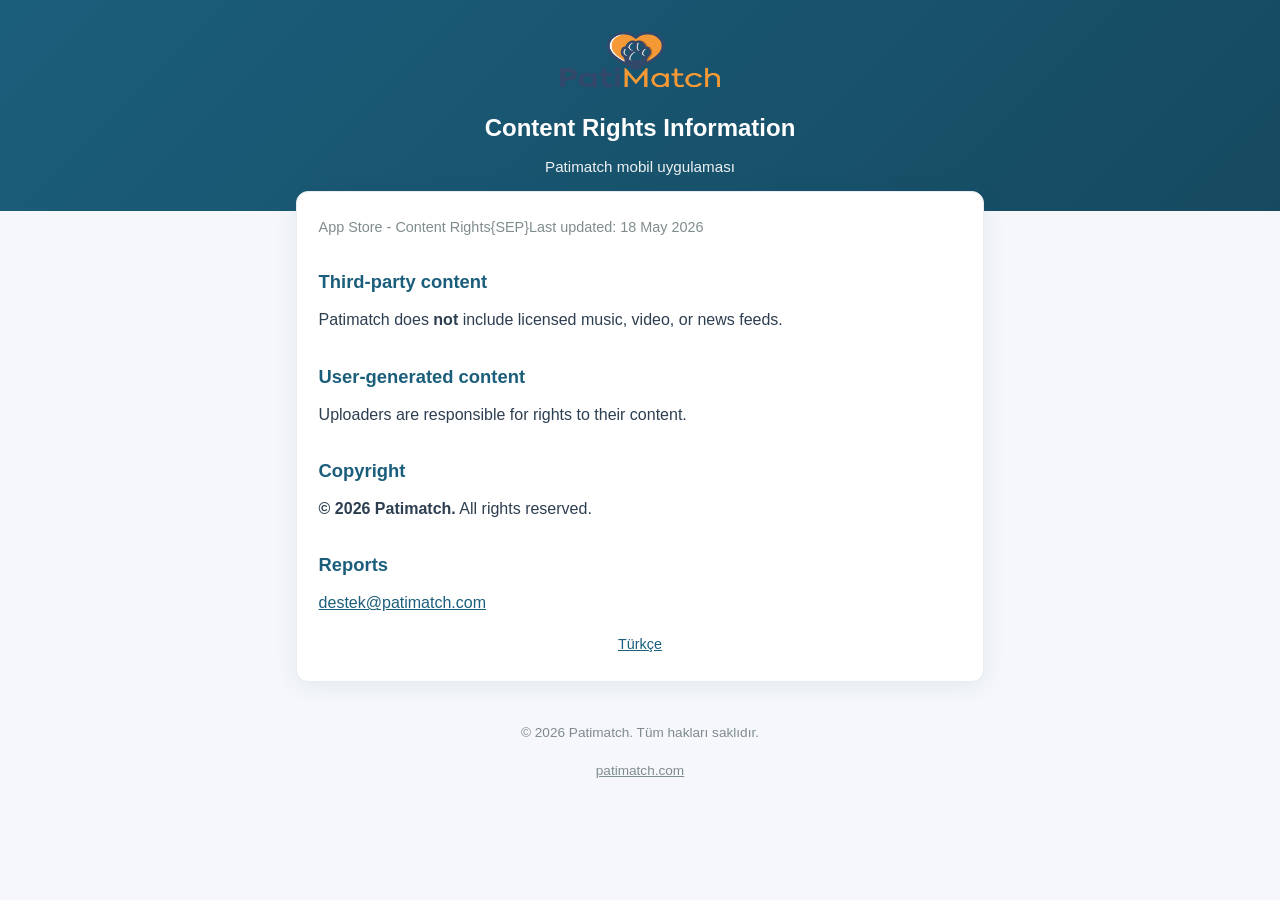
<file: content-rights.html>
﻿<!DOCTYPE html>
<html lang="en">
<head>
  <meta charset="UTF-8">
  <meta http-equiv="Content-Type" content="text/html; charset=UTF-8">
  <meta name="viewport" content="width=device-width, initial-scale=1">
  <title>Content Rights - Patimatch</title>
  <link rel="icon" type="image/png" href="favicon.png">
  <link rel="stylesheet" href="legal.css">
</head>
<body>
  <header>
    <img src="img/logo.png" alt="Patimatch" width="160" height="56">
    <h1>Content Rights Information</h1>
    <p>Patimatch mobil uygulaması</p>
  </header>
  <main>
    <article class="card">

      <p class="meta">App Store - Content Rights{SEP}Last updated: 18 May 2026</p>
      <h2>Third-party content</h2>
      <p>Patimatch does <strong>not</strong> include licensed music, video, or news feeds.</p>
      <h2>User-generated content</h2>
      <p>Uploaders are responsible for rights to their content.</p>
      <h2>Copyright</h2>
      <p><strong>&copy; 2026 Patimatch.</strong> All rights reserved.</p>
      <h2>Reports</h2>
      <p><a href="mailto:destek@patimatch.com">destek@patimatch.com</a></p>

      <nav class="lang"><a href="icerik-haklari.html">Türkçe</a></nav>
    </article>
  </main>
  <footer>
    <p>&copy; 2026 Patimatch. Tüm hakları saklıdır.</p>
    <p><a href="https://patimatch.com">patimatch.com</a></p>
  </footer>
</body>
</html>
</file>
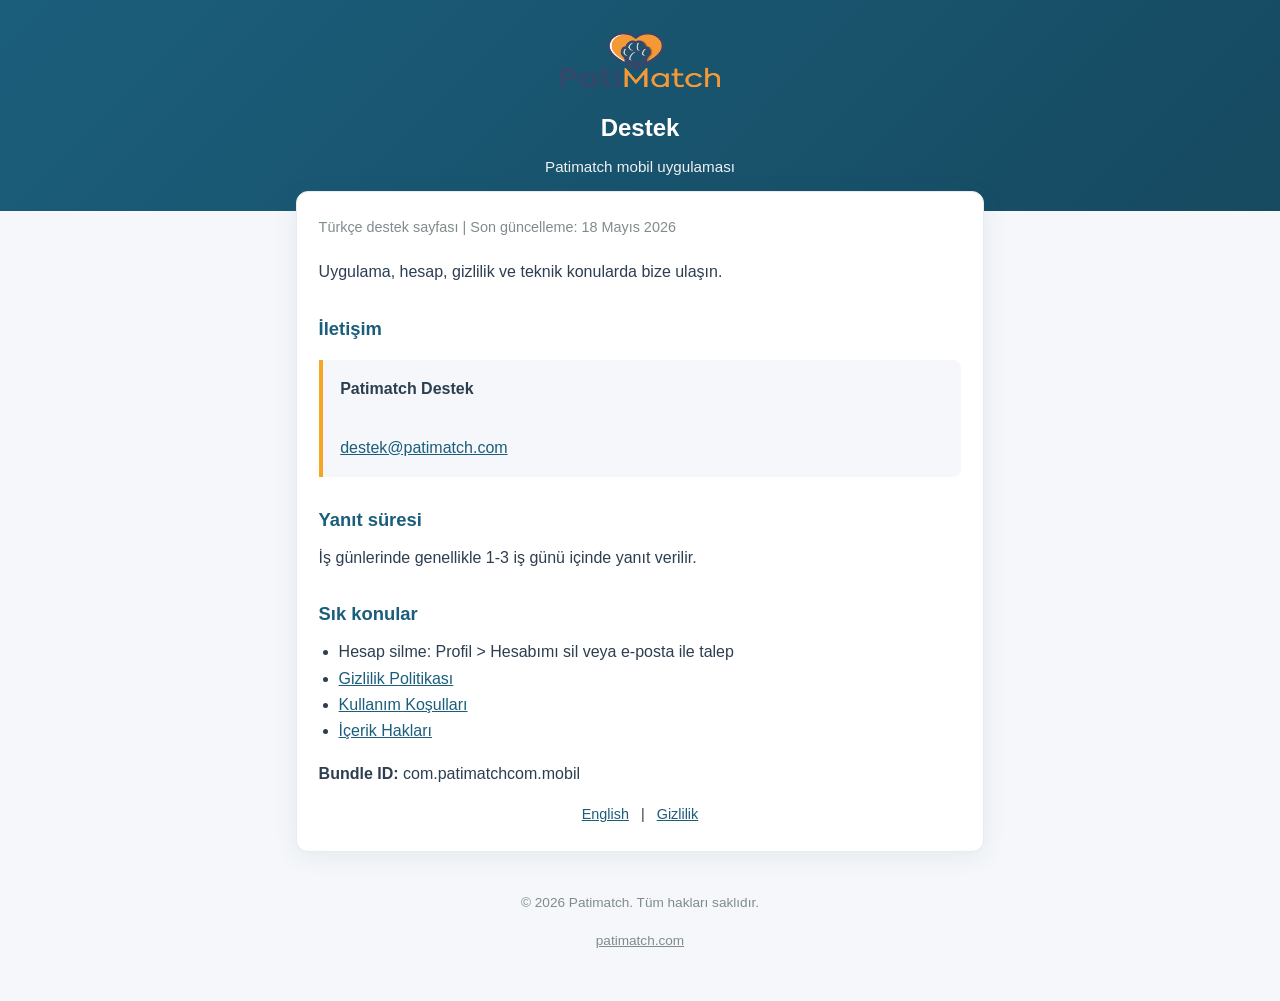
<file: destek.html>
﻿<!DOCTYPE html>
<html lang="tr">
<head>
  <meta charset="UTF-8">
  <meta http-equiv="Content-Type" content="text/html; charset=UTF-8">
  <meta name="viewport" content="width=device-width, initial-scale=1">
  <title>Destek - Patimatch</title>
  <link rel="icon" type="image/png" href="favicon.png">
  <link rel="stylesheet" href="legal.css">
</head>
<body>
  <header>
    <img src="img/logo.png" alt="Patimatch" width="160" height="56">
    <h1>Destek</h1>
    <p>Patimatch mobil uygulaması</p>
  </header>
  <main>
    <article class="card">

      <p class="meta">Türkçe destek sayfası | Son güncelleme: 18 Mayıs 2026</p>
      <p>Uygulama, hesap, gizlilik ve teknik konularda bize ulaşın.</p>
      <h2>İletişim</h2>
      <div class="contact-box"><strong>Patimatch Destek</strong><br><a href="mailto:destek@patimatch.com">destek@patimatch.com</a></div>

      <h2>Yanıt süresi</h2>
      <p>İş günlerinde genellikle 1-3 iş günü içinde yanıt verilir.</p>
      <h2>Sık konular</h2>
      <ul>
        <li>Hesap silme: Profil &gt; Hesabımı sil veya e-posta ile talep</li>
        <li><a href="gizlilik.html">Gizlilik Politikası</a></li>
        <li><a href="kullanim-kosullari.html">Kullanım Koşulları</a></li>
        <li><a href="icerik-haklari.html">İçerik Hakları</a></li>
      </ul>
      <p><strong>Bundle ID:</strong> com.patimatchcom.mobil</p>

      <nav class="lang"><a href="support.html">English</a> | <a href="gizlilik.html">Gizlilik</a></nav>
    </article>
  </main>
  <footer>
    <p>&copy; 2026 Patimatch. Tüm hakları saklıdır.</p>
    <p><a href="https://patimatch.com">patimatch.com</a></p>
  </footer>
</body>
</html>
</file>
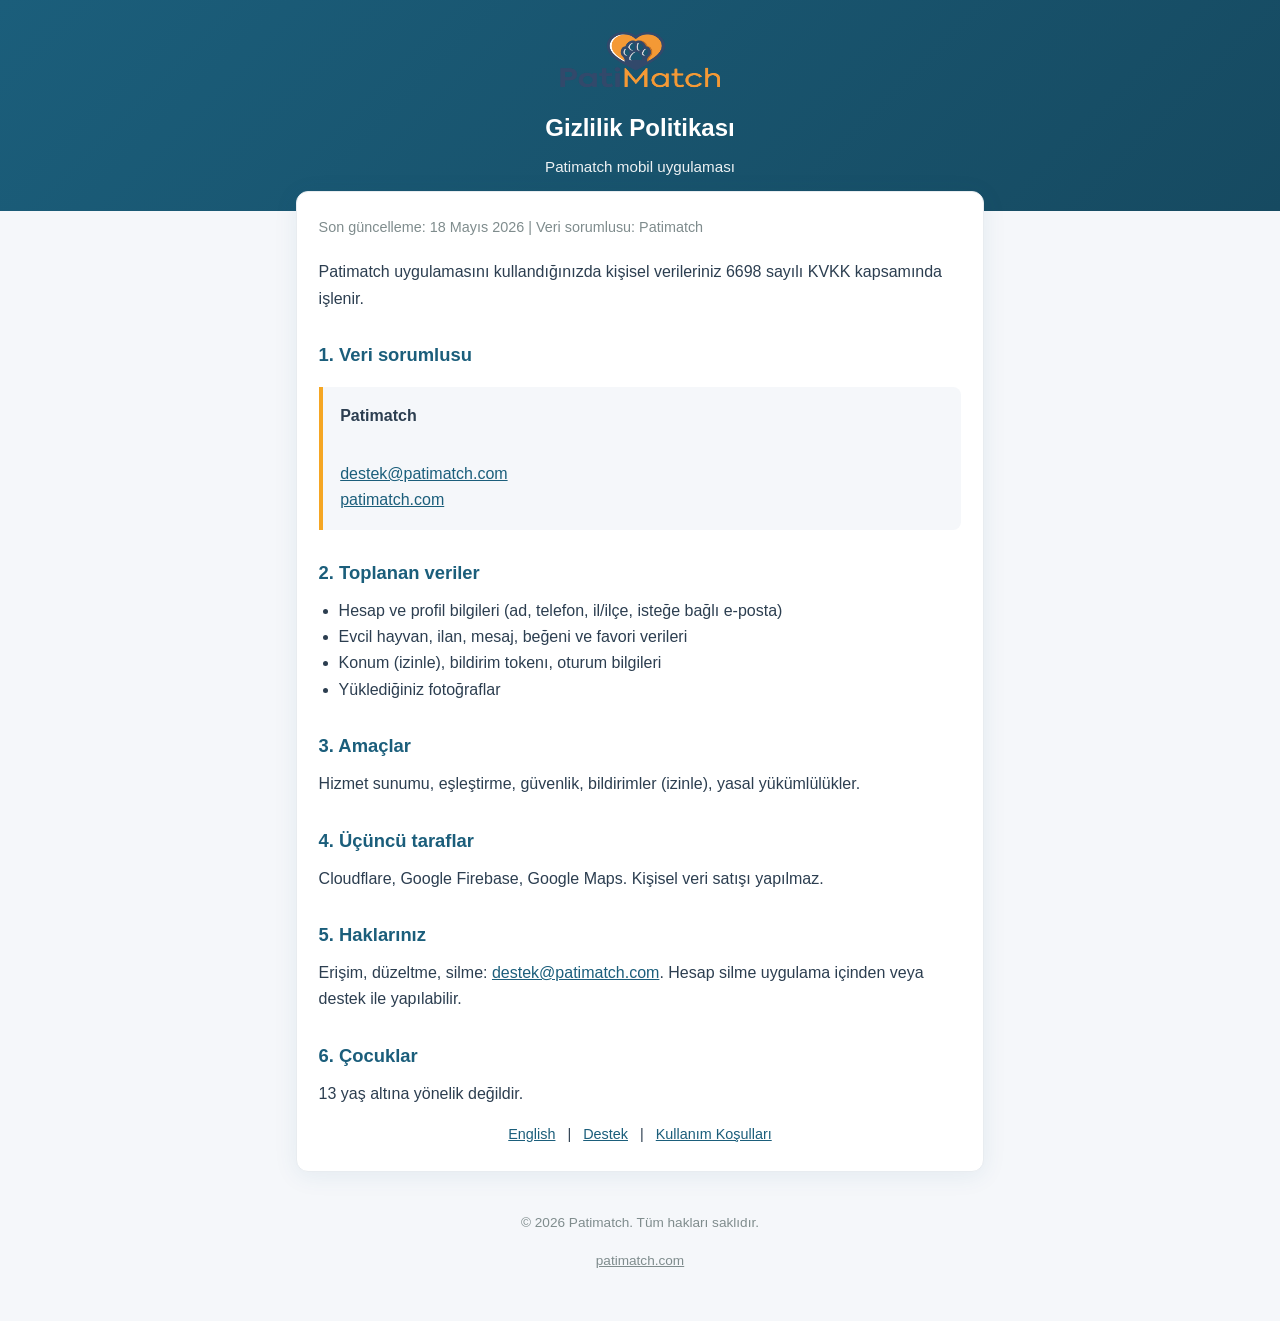
<file: gizlilik.html>
﻿<!DOCTYPE html>
<html lang="tr">
<head>
  <meta charset="UTF-8">
  <meta http-equiv="Content-Type" content="text/html; charset=UTF-8">
  <meta name="viewport" content="width=device-width, initial-scale=1">
  <title>Gizlilik Politikası - Patimatch</title>
  <link rel="icon" type="image/png" href="favicon.png">
  <link rel="stylesheet" href="legal.css">
</head>
<body>
  <header>
    <img src="img/logo.png" alt="Patimatch" width="160" height="56">
    <h1>Gizlilik Politikası</h1>
    <p>Patimatch mobil uygulaması</p>
  </header>
  <main>
    <article class="card">

      <p class="meta">Son güncelleme: 18 Mayıs 2026 | Veri sorumlusu: Patimatch</p>
      <p>Patimatch uygulamasını kullandığınızda kişisel verileriniz 6698 sayılı KVKK kapsamında işlenir.</p>
      <h2>1. Veri sorumlusu</h2>
      <div class="contact-box"><strong>Patimatch</strong><br><a href="mailto:destek@patimatch.com">destek@patimatch.com</a><br><a href="https://patimatch.com">patimatch.com</a></div>

      <h2>2. Toplanan veriler</h2>
      <ul>
        <li>Hesap ve profil bilgileri (ad, telefon, il/ilçe, isteğe bağlı e-posta)</li>
        <li>Evcil hayvan, ilan, mesaj, beğeni ve favori verileri</li>
        <li>Konum (izinle), bildirim tokenı, oturum bilgileri</li>
        <li>Yüklediğiniz fotoğraflar</li>
      </ul>
      <h2>3. Amaçlar</h2>
      <p>Hizmet sunumu, eşleştirme, güvenlik, bildirimler (izinle), yasal yükümlülükler.</p>
      <h2>4. Üçüncü taraflar</h2>
      <p>Cloudflare, Google Firebase, Google Maps. Kişisel veri satışı yapılmaz.</p>
      <h2>5. Haklarınız</h2>
      <p>Erişim, düzeltme, silme: <a href="mailto:destek@patimatch.com">destek@patimatch.com</a>.
      Hesap silme uygulama içinden veya destek ile yapılabilir.</p>
      <h2>6. Çocuklar</h2>
      <p>13 yaş altına yönelik değildir.</p>

      <nav class="lang"><a href="privacy.html">English</a> | <a href="destek.html">Destek</a> | <a href="kullanim-kosullari.html">Kullanım Koşulları</a></nav>
    </article>
  </main>
  <footer>
    <p>&copy; 2026 Patimatch. Tüm hakları saklıdır.</p>
    <p><a href="https://patimatch.com">patimatch.com</a></p>
  </footer>
</body>
</html>
</file>
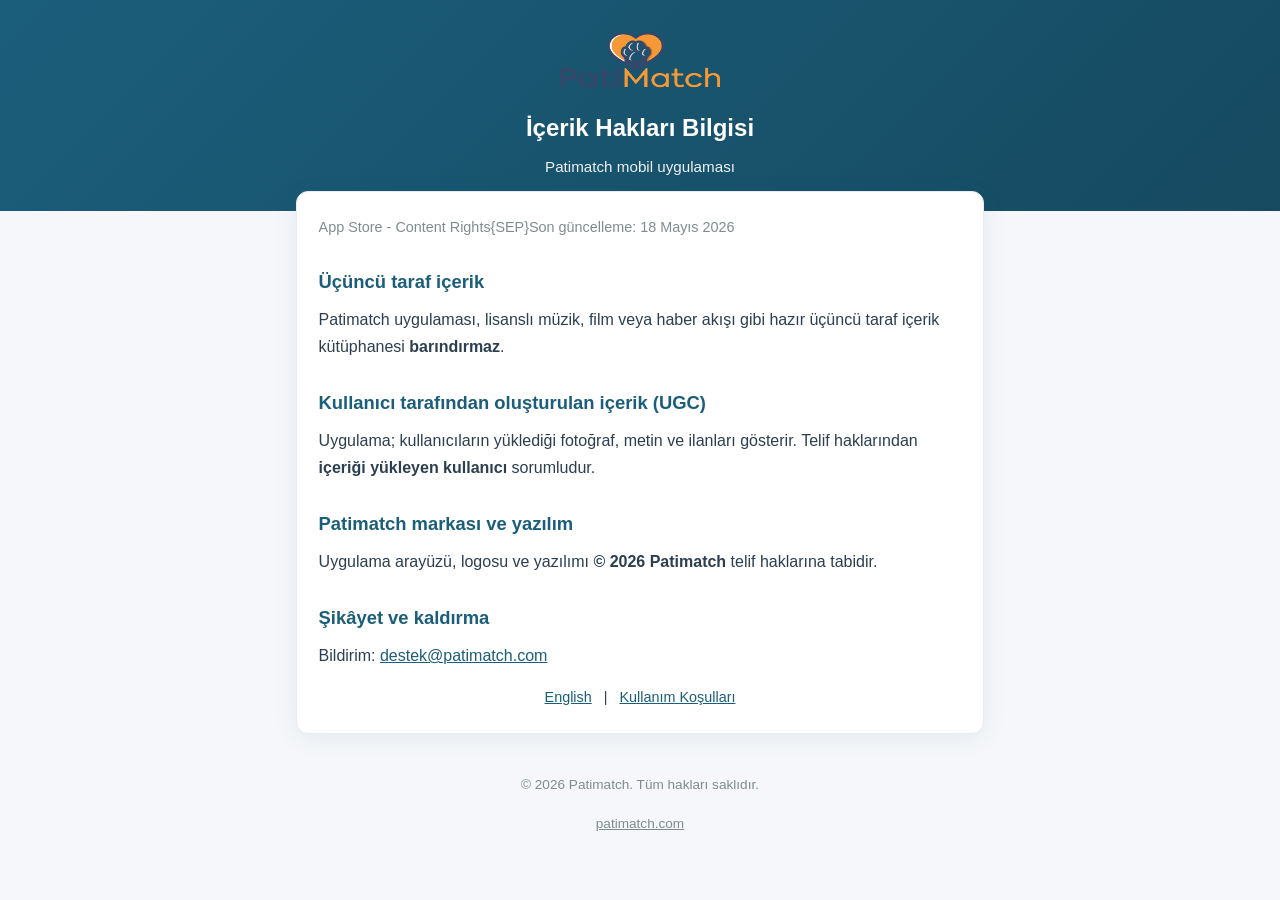
<file: icerik-haklari.html>
﻿<!DOCTYPE html>
<html lang="tr">
<head>
  <meta charset="UTF-8">
  <meta http-equiv="Content-Type" content="text/html; charset=UTF-8">
  <meta name="viewport" content="width=device-width, initial-scale=1">
  <title>İçerik Hakları - Patimatch</title>
  <link rel="icon" type="image/png" href="favicon.png">
  <link rel="stylesheet" href="legal.css">
</head>
<body>
  <header>
    <img src="img/logo.png" alt="Patimatch" width="160" height="56">
    <h1>İçerik Hakları Bilgisi</h1>
    <p>Patimatch mobil uygulaması</p>
  </header>
  <main>
    <article class="card">

      <p class="meta">App Store - Content Rights{SEP}Son güncelleme: 18 Mayıs 2026</p>
      <h2>Üçüncü taraf içerik</h2>
      <p>
        Patimatch uygulaması, lisanslı müzik, film veya haber akışı gibi hazır üçüncü taraf
        içerik kütüphanesi <strong>barındırmaz</strong>.
      </p>
      <h2>Kullanıcı tarafından oluşturulan içerik (UGC)</h2>
      <p>
        Uygulama; kullanıcıların yüklediği fotoğraf, metin ve ilanları gösterir. Telif haklarından
        <strong>içeriği yükleyen kullanıcı</strong> sorumludur.
      </p>
      <h2>Patimatch markası ve yazılım</h2>
      <p>
        Uygulama arayüzü, logosu ve yazılımı
        <strong>&copy; 2026 Patimatch</strong> telif haklarına tabidir.
      </p>
      <h2>Şikâyet ve kaldırma</h2>
      <p>
        Bildirim: <a href="mailto:destek@patimatch.com">destek@patimatch.com</a>
      </p>

      <nav class="lang"><a href="content-rights.html">English</a> | <a href="kullanim-kosullari.html">Kullanım Koşulları</a></nav>
    </article>
  </main>
  <footer>
    <p>&copy; 2026 Patimatch. Tüm hakları saklıdır.</p>
    <p><a href="https://patimatch.com">patimatch.com</a></p>
  </footer>
</body>
</html>
</file>
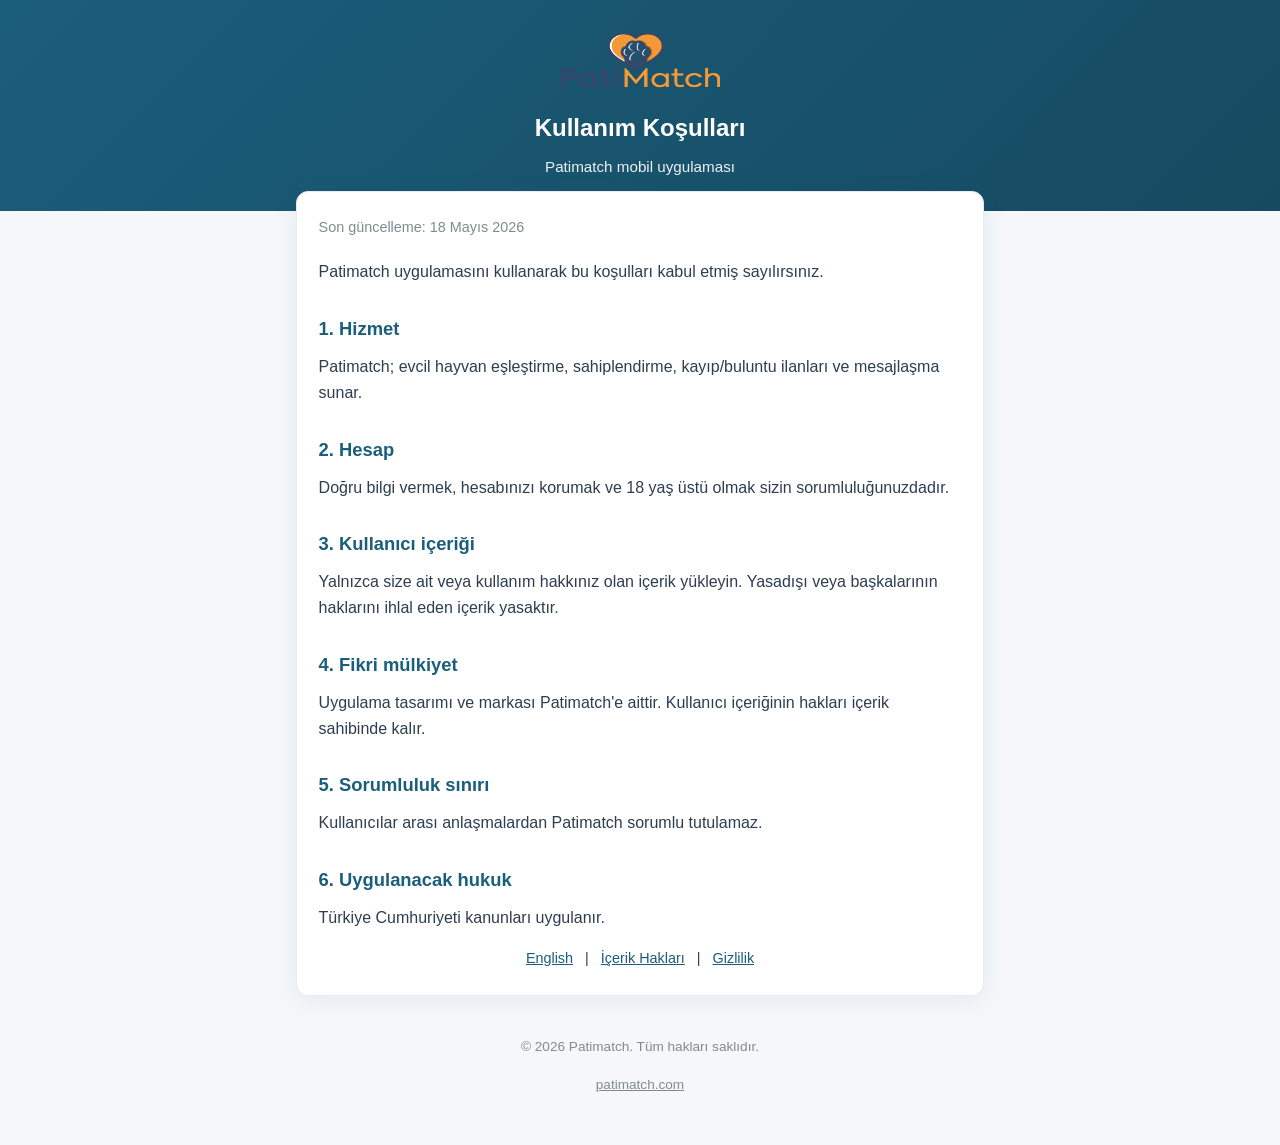
<file: kullanim-kosullari.html>
﻿<!DOCTYPE html>
<html lang="tr">
<head>
  <meta charset="UTF-8">
  <meta http-equiv="Content-Type" content="text/html; charset=UTF-8">
  <meta name="viewport" content="width=device-width, initial-scale=1">
  <title>Kullanım Koşulları - Patimatch</title>
  <link rel="icon" type="image/png" href="favicon.png">
  <link rel="stylesheet" href="legal.css">
</head>
<body>
  <header>
    <img src="img/logo.png" alt="Patimatch" width="160" height="56">
    <h1>Kullanım Koşulları</h1>
    <p>Patimatch mobil uygulaması</p>
  </header>
  <main>
    <article class="card">

      <p class="meta">Son güncelleme: 18 Mayıs 2026</p>
      <p>Patimatch uygulamasını kullanarak bu koşulları kabul etmiş sayılırsınız.</p>
      <h2>1. Hizmet</h2>
      <p>Patimatch; evcil hayvan eşleştirme, sahiplendirme, kayıp/buluntu ilanları ve mesajlaşma sunar.</p>
      <h2>2. Hesap</h2>
      <p>Doğru bilgi vermek, hesabınızı korumak ve 18 yaş üstü olmak sizin sorumluluğunuzdadır.</p>
      <h2>3. Kullanıcı içeriği</h2>
      <p>Yalnızca size ait veya kullanım hakkınız olan içerik yükleyin. Yasadışı veya
      başkalarının haklarını ihlal eden içerik yasaktır.</p>
      <h2>4. Fikri mülkiyet</h2>
      <p>Uygulama tasarımı ve markası Patimatch&apos;e aittir.
      Kullanıcı içeriğinin hakları içerik sahibinde kalır.</p>
      <h2>5. Sorumluluk sınırı</h2>
      <p>Kullanıcılar arası anlaşmalardan Patimatch sorumlu tutulamaz.</p>
      <h2>6. Uygulanacak hukuk</h2>
      <p>Türkiye Cumhuriyeti kanunları uygulanır.</p>

      <nav class="lang"><a href="terms.html">English</a> | <a href="icerik-haklari.html">İçerik Hakları</a> | <a href="gizlilik.html">Gizlilik</a></nav>
    </article>
  </main>
  <footer>
    <p>&copy; 2026 Patimatch. Tüm hakları saklıdır.</p>
    <p><a href="https://patimatch.com">patimatch.com</a></p>
  </footer>
</body>
</html>
</file>
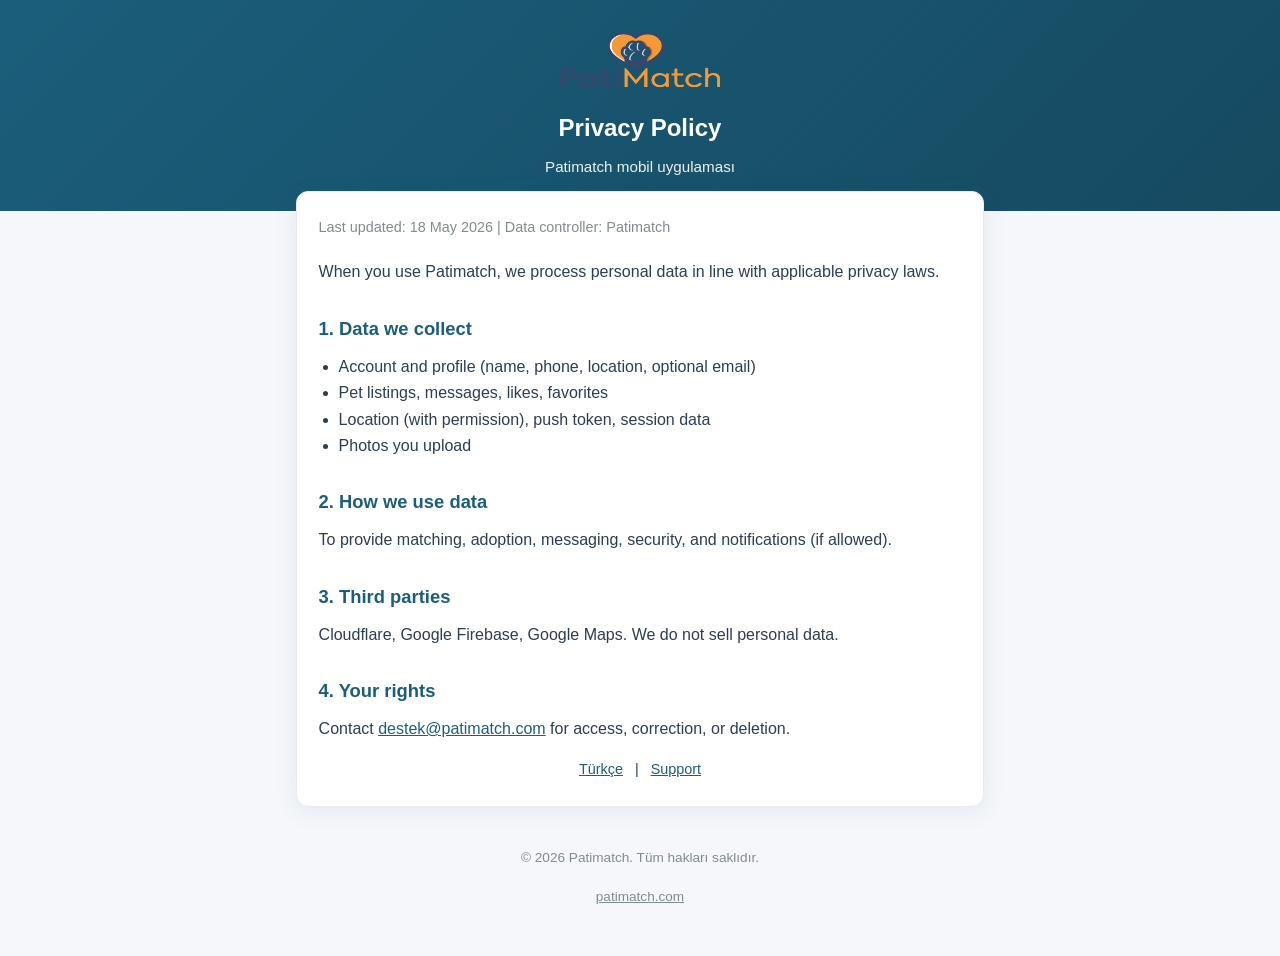
<file: privacy.html>
﻿<!DOCTYPE html>
<html lang="en">
<head>
  <meta charset="UTF-8">
  <meta http-equiv="Content-Type" content="text/html; charset=UTF-8">
  <meta name="viewport" content="width=device-width, initial-scale=1">
  <title>Privacy Policy - Patimatch</title>
  <link rel="icon" type="image/png" href="favicon.png">
  <link rel="stylesheet" href="legal.css">
</head>
<body>
  <header>
    <img src="img/logo.png" alt="Patimatch" width="160" height="56">
    <h1>Privacy Policy</h1>
    <p>Patimatch mobil uygulaması</p>
  </header>
  <main>
    <article class="card">

      <p class="meta">Last updated: 18 May 2026 | Data controller: Patimatch</p>
      <p>When you use Patimatch, we process personal data in line with applicable privacy laws.</p>
      <h2>1. Data we collect</h2>
      <ul>
        <li>Account and profile (name, phone, location, optional email)</li>
        <li>Pet listings, messages, likes, favorites</li>
        <li>Location (with permission), push token, session data</li>
        <li>Photos you upload</li>
      </ul>
      <h2>2. How we use data</h2>
      <p>To provide matching, adoption, messaging, security, and notifications (if allowed).</p>
      <h2>3. Third parties</h2>
      <p>Cloudflare, Google Firebase, Google Maps. We do not sell personal data.</p>
      <h2>4. Your rights</h2>
      <p>Contact <a href="mailto:destek@patimatch.com">destek@patimatch.com</a> for access, correction, or deletion.</p>

      <nav class="lang"><a href="gizlilik.html">Türkçe</a> | <a href="support.html">Support</a></nav>
    </article>
  </main>
  <footer>
    <p>&copy; 2026 Patimatch. Tüm hakları saklıdır.</p>
    <p><a href="https://patimatch.com">patimatch.com</a></p>
  </footer>
</body>
</html>
</file>
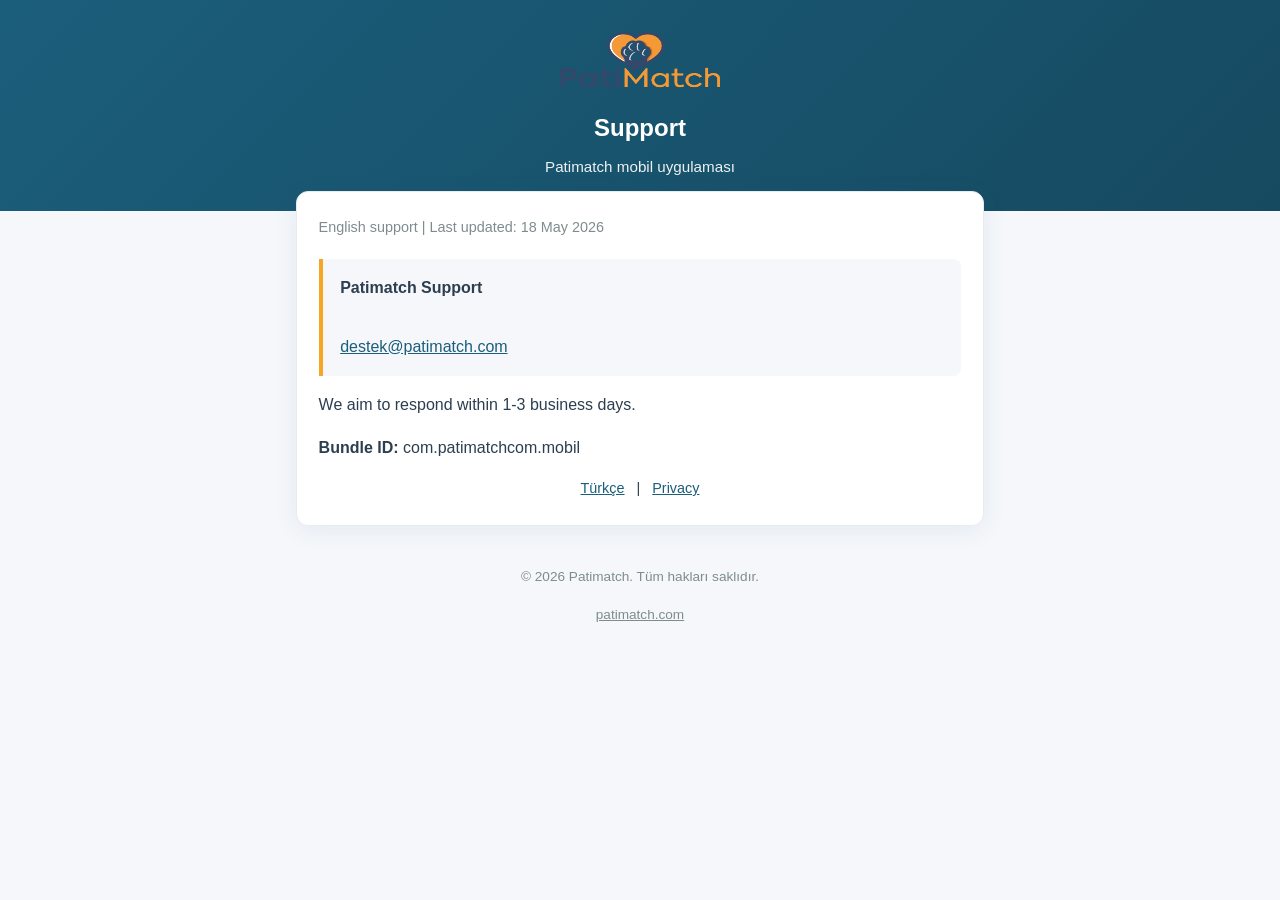
<file: support.html>
﻿<!DOCTYPE html>
<html lang="en">
<head>
  <meta charset="UTF-8">
  <meta http-equiv="Content-Type" content="text/html; charset=UTF-8">
  <meta name="viewport" content="width=device-width, initial-scale=1">
  <title>Support - Patimatch</title>
  <link rel="icon" type="image/png" href="favicon.png">
  <link rel="stylesheet" href="legal.css">
</head>
<body>
  <header>
    <img src="img/logo.png" alt="Patimatch" width="160" height="56">
    <h1>Support</h1>
    <p>Patimatch mobil uygulaması</p>
  </header>
  <main>
    <article class="card">

      <p class="meta">English support | Last updated: 18 May 2026</p>
      <div class="contact-box"><strong>Patimatch Support</strong><br><a href="mailto:destek@patimatch.com">destek@patimatch.com</a></div>

      <p>We aim to respond within 1-3 business days.</p>
      <p><strong>Bundle ID:</strong> com.patimatchcom.mobil</p>

      <nav class="lang"><a href="destek.html">Türkçe</a> | <a href="privacy.html">Privacy</a></nav>
    </article>
  </main>
  <footer>
    <p>&copy; 2026 Patimatch. Tüm hakları saklıdır.</p>
    <p><a href="https://patimatch.com">patimatch.com</a></p>
  </footer>
</body>
</html>
</file>
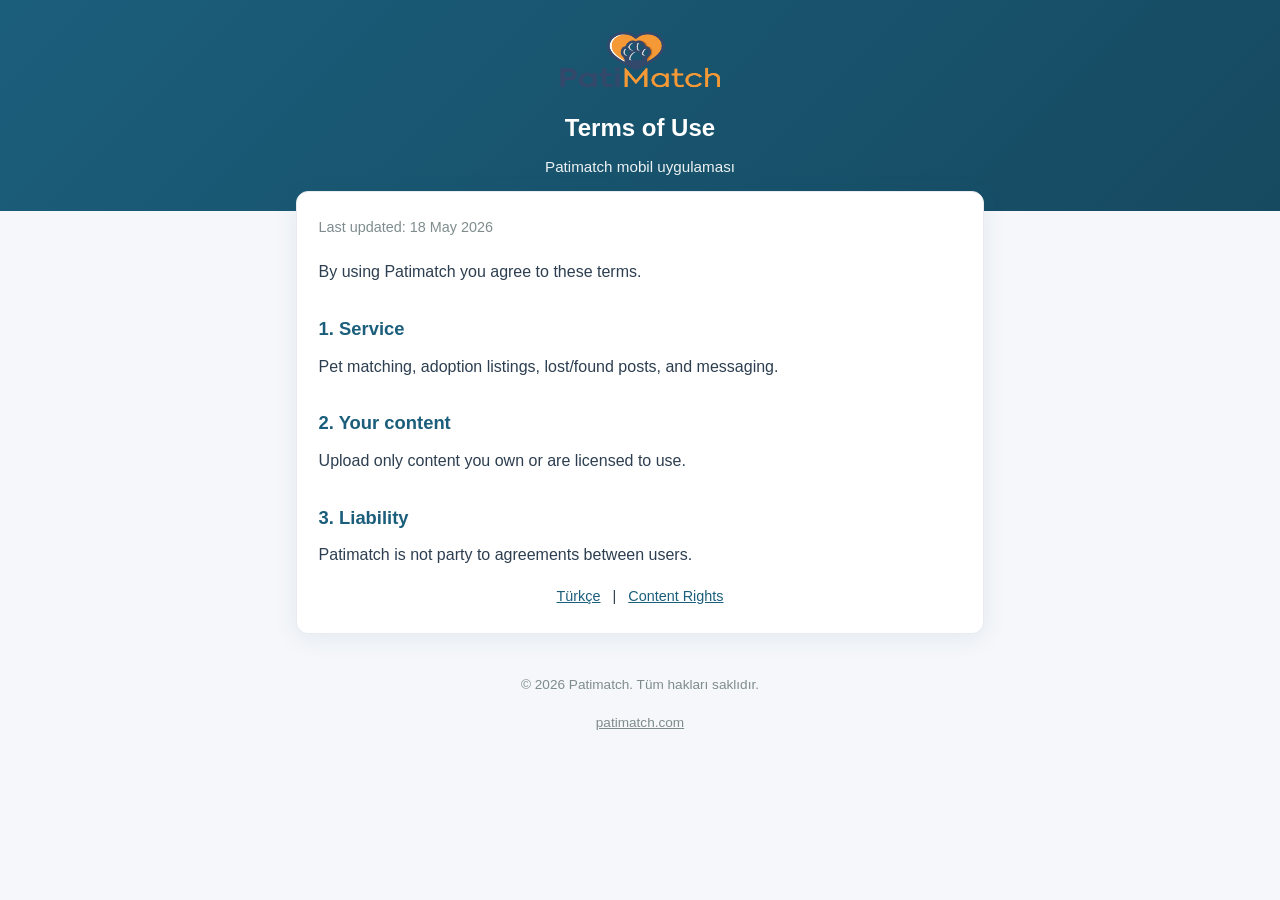
<file: terms.html>
﻿<!DOCTYPE html>
<html lang="en">
<head>
  <meta charset="UTF-8">
  <meta http-equiv="Content-Type" content="text/html; charset=UTF-8">
  <meta name="viewport" content="width=device-width, initial-scale=1">
  <title>Terms of Use - Patimatch</title>
  <link rel="icon" type="image/png" href="favicon.png">
  <link rel="stylesheet" href="legal.css">
</head>
<body>
  <header>
    <img src="img/logo.png" alt="Patimatch" width="160" height="56">
    <h1>Terms of Use</h1>
    <p>Patimatch mobil uygulaması</p>
  </header>
  <main>
    <article class="card">

      <p class="meta">Last updated: 18 May 2026</p>
      <p>By using Patimatch you agree to these terms.</p>
      <h2>1. Service</h2>
      <p>Pet matching, adoption listings, lost/found posts, and messaging.</p>
      <h2>2. Your content</h2>
      <p>Upload only content you own or are licensed to use.</p>
      <h2>3. Liability</h2>
      <p>Patimatch is not party to agreements between users.</p>

      <nav class="lang"><a href="kullanim-kosullari.html">Türkçe</a> | <a href="content-rights.html">Content Rights</a></nav>
    </article>
  </main>
  <footer>
    <p>&copy; 2026 Patimatch. Tüm hakları saklıdır.</p>
    <p><a href="https://patimatch.com">patimatch.com</a></p>
  </footer>
</body>
</html>
</file>
<file: legal.css>
@charset "UTF-8";
/* Patimatch yasal / destek sayfalari - statik web (App Store URL'leri) */
:root {
  --primary: #1b5e7b;
  --accent: #f5a623;
  --text: #2c3e50;
  --muted: #7f8c8d;
  --bg: #f5f7fa;
  --card: #ffffff;
  --border: #e8ecf0;
}

* {
  box-sizing: border-box;
}

body {
  margin: 0;
  font-family: -apple-system, BlinkMacSystemFont, "Segoe UI", Roboto, "Helvetica Neue", Arial, sans-serif;
  font-size: 16px;
  line-height: 1.65;
  color: var(--text);
  background: var(--bg);
}

header {
  background: linear-gradient(135deg, var(--primary) 0%, #164a61 100%);
  color: #fff;
  padding: 2rem 1.25rem;
  text-align: center;
}

header img {
  height: 56px;
  margin-bottom: 0.75rem;
}

header h1 {
  margin: 0 0 0.35rem;
  font-size: 1.5rem;
  font-weight: 700;
}

header p {
  margin: 0;
  opacity: 0.92;
  font-size: 0.95rem;
}

main {
  max-width: 720px;
  margin: -1.25rem auto 2.5rem;
  padding: 0 1rem;
}

.card {
  background: var(--card);
  border: 1px solid var(--border);
  border-radius: 12px;
  padding: 1.5rem 1.35rem;
  box-shadow: 0 4px 24px rgba(27, 94, 123, 0.08);
}

h2 {
  color: var(--primary);
  font-size: 1.15rem;
  margin: 1.75rem 0 0.6rem;
}

h2:first-child {
  margin-top: 0;
}

p,
ul {
  margin: 0 0 1rem;
}

ul {
  padding-left: 1.25rem;
}

a {
  color: var(--primary);
  text-decoration: underline;
}

a:hover {
  color: var(--accent);
}

.meta {
  color: var(--muted);
  font-size: 0.9rem;
  margin-bottom: 1.25rem;
}

.contact-box {
  background: var(--bg);
  border-left: 4px solid var(--accent);
  padding: 1rem 1.1rem;
  border-radius: 0 8px 8px 0;
  margin: 1rem 0;
}

.contact-box strong {
  display: block;
  margin-bottom: 0.35rem;
}

nav.lang {
  text-align: center;
  margin: 1rem 0 0;
  font-size: 0.9rem;
}

nav.lang a {
  margin: 0 0.5rem;
}

footer {
  text-align: center;
  color: var(--muted);
  font-size: 0.85rem;
  padding: 0 1rem 2rem;
}

footer a {
  color: var(--muted);
}
</file>
